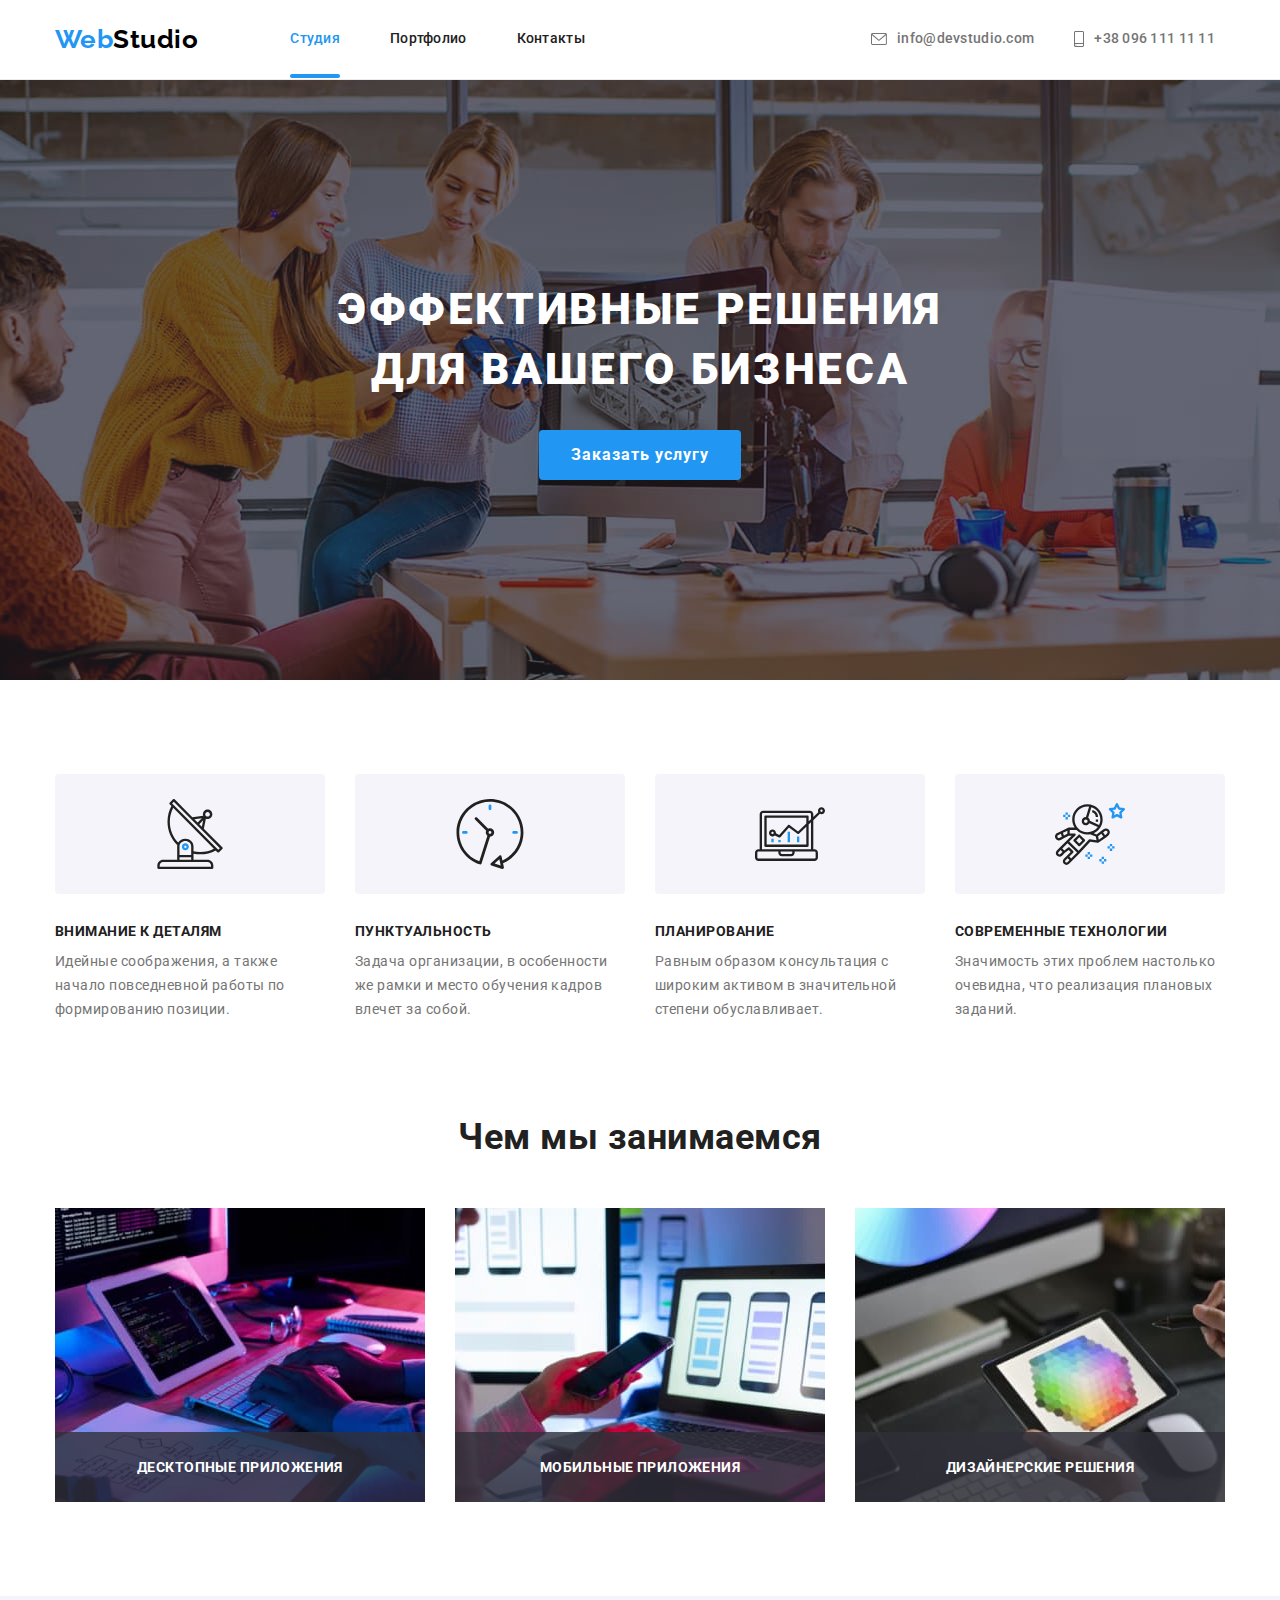
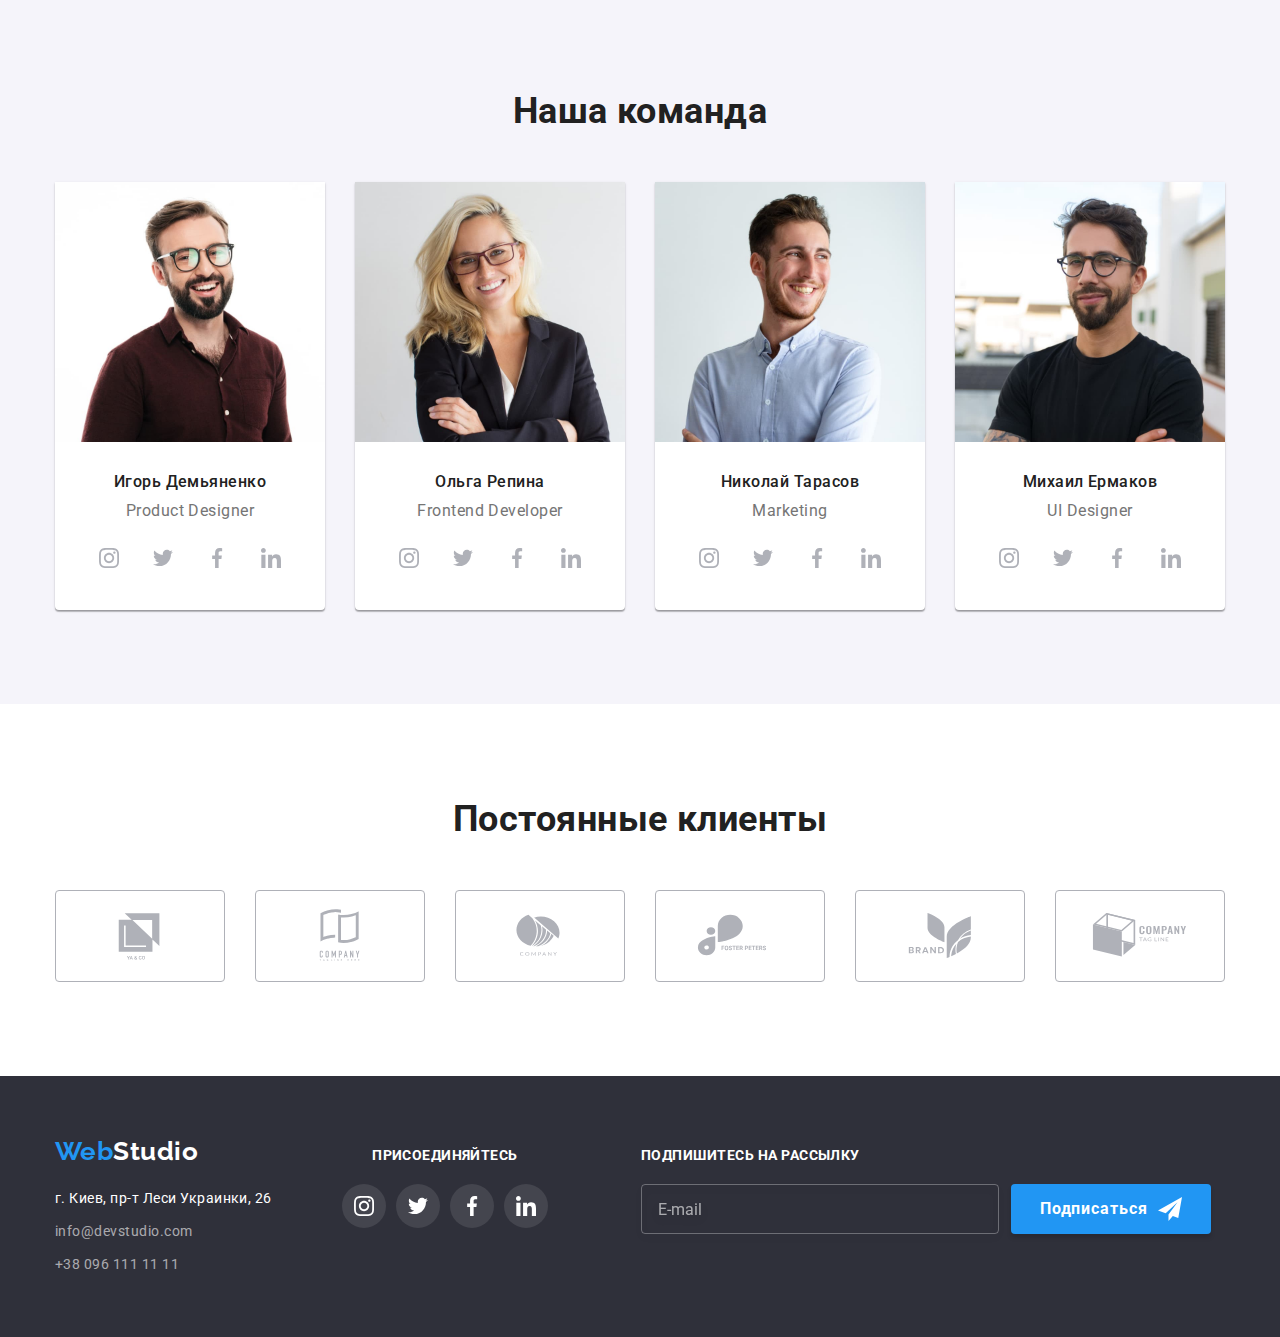
<file: index.html>
<!DOCTYPE html>
<html lang="ru">
  <head>
    <meta charset="UTF-8" />
    <meta http-equiv="X-UA-Compatible" content="IE=edge" />
    <meta name="viewport" content="width=device-width, initial-scale=1.0" />
    <title lang="en">WebStudio</title>
    <link
      rel="stylesheet"
      href="https://cdnjs.cloudflare.com/ajax/libs/modern-normalize/1.1.0/modern-normalize.css"
      integrity="sha512-Y0MM+V6ymRKN2zStTqzQ227DWhhp4Mzdo6gnlRnuaNCbc+YN/ZH0sBCLTM4M0oSy9c9VKiCvd4Jk44aCLrNS5Q=="
      crossorigin="anonymous"
      referrerpolicy="no-referrer"
    />
    <link rel="preconnect" href="https://fonts.gstatic.com" />
    <link
      href="https://fonts.googleapis.com/css2?family=Raleway:wght@700&family=Roboto:wght@400;500;700;900&display=swap"
      rel="stylesheet"
    />

    <link rel="stylesheet" href="./css/main.min.css" />
  </head>
  <body data-body>
    <header class="page-header">
      <div class="container page-header__container">
        <nav class="nav">
          <a class="logo page-header__logo" lang="en" href="./index.html"
            ><span class="logo__fisrt-word">Web</span>Studio</a
          >
          <ul class="menu ul-clear-list-style">
            <li class="menu__item">
              <a class="menu__link menu__link--current" href="./index.html">Студия</a>
            </li>
            <li class="menu__item"><a class="menu__link" href="./portfolio.html">Портфолио</a></li>
            <li class="menu__item"><a class="menu__link" href="./contacts.html">Контакты</a></li>
          </ul>
        </nav>
        <ul class="address page-header__address ul-clear-list-style">
          <li class="address__item">
            <a class="address__link" href="mailto:info@devstudio.com">
              <svg class="address__icon" style="width: 16px; height: 12px">
                <use href="./images/svg/icons.svg#envelope"></use>
              </svg>

              info@devstudio.com</a
            >
          </li>
          <li class="address__item">
            <a class="address__link" href="tel:+380961111111">
              <svg class="address__icon" style="width: 10px; height: 16px">
                <use href="./images/svg/icons.svg#smartphone"></use>
              </svg>

              +38 096 111 11 11</a
            >
          </li>
        </ul>
      </div>
    </header>
    <main>
      <section class="hero hero--overlay">
        <div class="container">
          <h1 class="hero__title">
            Эффективные решения <br />
            для вашего бизнеса
          </h1>
          <button class="button hero__button" type="button" data-modal-open>Заказать услугу</button>
        </div>
      </section>
      <section class="section-priorities">
        <div class="container">
          <h2 class="title visually-hidden">Наши приоритеты</h2>
          <ul class="priorities ul-clear-list-style">
            <li class="priorities__item">
              <div class="priorities__icon">
                <svg style="width: 70px; height: 70px">
                  <use href="./images/svg/icons.svg#antenna"></use>
                </svg>
              </div>
              <h3 class="priorities__title">Внимание к деталям</h3>
              <p class="priorities__text">
                Идейные соображения, а также начало повседневной работы по формированию позиции.
              </p>
            </li>
            <li class="priorities__item">
              <div class="priorities__icon">
                <svg style="width: 70px; height: 70px">
                  <use href="./images/svg/icons.svg#clock"></use>
                </svg>
              </div>
              <h3 class="priorities__title">Пунктуальность</h3>
              <p class="priorities__text">
                Задача организации, в особенности же рамки и место обучения кадров влечет за собой.
              </p>
            </li>
            <li class="priorities__item">
              <div class="priorities__icon">
                <svg style="width: 70px; height: 70px">
                  <use href="./images/svg/icons.svg#diagram"></use>
                </svg>
              </div>
              <h3 class="priorities__title">Планирование</h3>
              <p class="priorities__text">
                Равным образом консультация с широким активом в значительной степени обуславливает.
              </p>
            </li>
            <li class="priorities__item">
              <div class="priorities__icon">
                <svg style="width: 70px; height: 70px">
                  <use href="./images/svg/icons.svg#astronaut"></use>
                </svg>
              </div>
              <h3 class="priorities__title">Современные технологии</h3>
              <p class="priorities__text">
                Значимость этих проблем настолько очевидна, что реализация плановых заданий.
              </p>
            </li>
          </ul>
        </div>
      </section>
      <section class="section-occupation">
        <div class="container">
          <h2 class="title">Чем мы занимаемся</h2>
          <ul class="card occupation ul-clear-list-style">
            <li class="item card-item">
              <div class="img-thumb">
                <img
                  class="image"
                  src="./images/1.jpg"
                  alt="проэктирование и разработка"
                  width="370"
                  height="294"
                />
                <div class="occupation-card-title"><h3>Десктопные приложения</h3></div>
              </div>
            </li>
            <li class="item card-item">
              <div class="img-thumb">
                <img
                  class="image"
                  src="./images/2.jpg"
                  alt="отзывчевый дизайн"
                  width="370"
                  height="294"
                />
                <div class="occupation-card-title"><h3>Мобильные приложения</h3></div>
              </div>
            </li>
            <li class="item card-item">
              <div class="img-thumb">
                <img
                  class="image"
                  src="./images/3.jpg"
                  alt="графическое оформление"
                  width="370"
                  height="294"
                />
                <div class="occupation-card-title"><h3>Дизайнерские решения</h3></div>
              </div>
            </li>
          </ul>
        </div>
      </section>
      <section class="section-team">
        <div class="container">
          <h2 class="title">Наша команда</h2>
          <ul class="card team ul-clear-list-style">
            <li class="card-item team-item">
              <div class="img-thumb">
                <img
                  class="image"
                  src="./images/k1.jpg"
                  alt="фотография мужчины"
                  width="270"
                  height="260"
                />
              </div>
              <div class="card-text">
                <h3 class="title">Игорь Демьяненко</h3>
                <p class="text" lang="en">Product Designer</p>
              </div>
              <ul class="social-link ul-clear-list-style">
                <li class="item">
                  <a
                    class="link instagram"
                    href="http://"
                    target="_blank"
                    rel="noopener noreferrer"
                  >
                    <svg class="svg-social team">
                      <use href="./images/svg/icons.svg#instagram"></use>
                    </svg>
                  </a>
                </li>
                <li class="item">
                  <a class="link twitter" href="http://" target="_blank" rel="noopener noreferrer">
                    <svg class="svg-social team">
                      <use href="./images/svg/icons.svg#twitter"></use>
                    </svg>
                  </a>
                </li>
                <li class="item">
                  <a class="link facebook" href="http://" target="_blank" rel="noopener noreferrer">
                    <svg class="svg-social team">
                      <use href="./images/svg/icons.svg#facebook"></use>
                    </svg>
                  </a>
                </li>
                <li class="item">
                  <a class="link linkedin" href="http://" target="_blank" rel="noopener noreferrer">
                    <svg class="svg-social team">
                      <use href="./images/svg/icons.svg#linkedin"></use>
                    </svg>
                  </a>
                </li>
              </ul>
            </li>
            <li class="card-item team-item">
              <div class="img-thumb">
                <img
                  class="image"
                  src="./images/k2.jpg"
                  alt="фотография женщины"
                  width="270"
                  height="260"
                />
              </div>
              <div class="card-text">
                <h3 class="title">Ольга Репина</h3>
                <p class="text" lang="en">Frontend Developer</p>
              </div>
              <ul class="social-link ul-clear-list-style">
                <li class="item">
                  <a
                    class="link instagram"
                    href="http://"
                    target="_blank"
                    rel="noopener noreferrer"
                  >
                    <svg class="svg-social team">
                      <use href="./images/svg/icons.svg#instagram"></use>
                    </svg>
                  </a>
                </li>
                <li class="item">
                  <a class="link twitter" href="http://" target="_blank" rel="noopener noreferrer">
                    <svg class="svg-social team">
                      <use href="./images/svg/icons.svg#twitter"></use>
                    </svg>
                  </a>
                </li>
                <li class="item">
                  <a class="link facebook" href="http://" target="_blank" rel="noopener noreferrer">
                    <svg class="svg-social team">
                      <use href="./images/svg/icons.svg#facebook"></use>
                    </svg>
                  </a>
                </li>
                <li class="item">
                  <a class="link linkedin" href="http://" target="_blank" rel="noopener noreferrer">
                    <svg class="svg-social team">
                      <use href="./images/svg/icons.svg#linkedin"></use>
                    </svg>
                  </a>
                </li>
              </ul>
            </li>
            <li class="card-item team-item">
              <div class="img-thumb">
                <img
                  class="image"
                  src="./images/k3.jpg"
                  alt="фотография мужчины"
                  width="270"
                  height="260"
                />
              </div>
              <div class="card-text">
                <h3 class="title">Николай Тарасов</h3>
                <p class="text" lang="en">Marketing</p>
              </div>
              <ul class="social-link ul-clear-list-style">
                <li class="item">
                  <a
                    class="link instagram"
                    href="http://"
                    target="_blank"
                    rel="noopener noreferrer"
                  >
                    <svg class="svg-social team">
                      <use href="./images/svg/icons.svg#instagram"></use>
                    </svg>
                  </a>
                </li>
                <li class="item">
                  <a class="link twitter" href="http://" target="_blank" rel="noopener noreferrer">
                    <svg class="svg-social team">
                      <use href="./images/svg/icons.svg#twitter"></use>
                    </svg>
                  </a>
                </li>
                <li class="item">
                  <a class="link facebook" href="http://" target="_blank" rel="noopener noreferrer">
                    <svg class="svg-social team">
                      <use href="./images/svg/icons.svg#facebook"></use>
                    </svg>
                  </a>
                </li>
                <li class="item">
                  <a class="link linkedin" href="http://" target="_blank" rel="noopener noreferrer">
                    <svg class="svg-social team">
                      <use href="./images/svg/icons.svg#linkedin"></use>
                    </svg>
                  </a>
                </li>
              </ul>
            </li>
            <li class="card-item team-item">
              <div class="img-thumb">
                <img
                  class="image"
                  src="./images/k4.jpg"
                  alt="фотография мужчины"
                  width="270"
                  height="260"
                />
              </div>
              <div class="card-text">
                <h3 class="title">Михаил Ермаков</h3>
                <p class="text" lang="en">UI Designer</p>
              </div>
              <ul class="social-link ul-clear-list-style">
                <li class="item">
                  <a
                    class="link instagram"
                    href="http://"
                    target="_blank"
                    rel="noopener noreferrer"
                  >
                    <svg class="svg-social team">
                      <use href="./images/svg/icons.svg#instagram"></use>
                    </svg>
                  </a>
                </li>
                <li class="item">
                  <a class="link twitter" href="http://" target="_blank" rel="noopener noreferrer">
                    <svg class="svg-social team">
                      <use href="./images/svg/icons.svg#twitter"></use>
                    </svg>
                  </a>
                </li>
                <li class="item">
                  <a class="link facebook" href="http://" target="_blank" rel="noopener noreferrer">
                    <svg class="svg-social team">
                      <use href="./images/svg/icons.svg#facebook"></use>
                    </svg>
                  </a>
                </li>
                <li class="item">
                  <a class="link linkedin" href="http://" target="_blank" rel="noopener noreferrer">
                    <svg class="svg-social team">
                      <use href="./images/svg/icons.svg#linkedin"></use>
                    </svg>
                  </a>
                </li>
              </ul>
            </li>
          </ul>
        </div>
      </section>
      <section class="section-clients">
        <div class="container">
          <h2 class="title">Постоянные клиенты</h2>
          <ul class="clients ul-clear-list-style">
            <li class="item">
              <a class="link-clients" href="http://" target="_blank" rel="noopener noreferrer">
                <svg class="icon-clients">
                  <use href="./images/svg/icons.svg#Logo1"></use>
                </svg>
              </a>
            </li>
            <li class="item">
              <a class="link-clients" href="http://" target="_blank" rel="noopener noreferrer">
                <svg class="icon-clients">
                  <use href="./images/svg/icons.svg#Logo2"></use>
                </svg>
              </a>
            </li>
            <li class="item">
              <a class="link-clients" href="http://" target="_blank" rel="noopener noreferrer">
                <svg class="icon-clients">
                  <use href="./images/svg/icons.svg#Logo3"></use>
                </svg>
              </a>
            </li>
            <li class="item">
              <a class="link-clients" href="http://" target="_blank" rel="noopener noreferrer">
                <svg class="icon-clients">
                  <use href="./images/svg/icons.svg#Logo4"></use>
                </svg>
              </a>
            </li>

            <li class="item">
              <a class="link-clients" href="http://" target="_blank" rel="noopener noreferrer">
                <svg class="icon-clients">
                  <use href="./images/svg/icons.svg#Logo5"></use>
                </svg>
              </a>
            </li>

            <li class="item">
              <a class="link-clients" href="http://" target="_blank" rel="noopener noreferrer">
                <svg class="icon-clients">
                  <use href="./images/svg/icons.svg#Logo6"></use>
                </svg>
              </a>
            </li>
          </ul>
        </div>
      </section>
    </main>
    <footer class="page-footer">
      <div class="container container-footer">
        <div class="section-footer-1">
          <a class="logo page-footer__logo" lang="en" href="./index.html"
            ><span class="logo__fisrt-word">Web</span>Studio</a
          >
          <address>
            <ul class="page-footer-address ul-clear-list-style">
              <li>г. Киев, пр-т Леси Украинки, 26</li>
              <li><a href="mailto:info@devstudio.com">info@devstudio.com</a></li>
              <li><a href="tel:+380961111111">+38 096 111 11 11</a></li>
            </ul>
          </address>
        </div>
        <div class="section-footer-2">
          <h2 class="title">присоединяйтесь</h2>
          <ul class="social-link ul-clear-list-style">
            <li class="item">
              <a
                class="social-link-footer instagram"
                href="http://"
                target="_blank"
                rel="noopener noreferrer"
              >
                <svg class="svg-social">
                  <use href="./images/svg/icons.svg#instagram"></use>
                </svg>
              </a>
            </li>
            <li class="item">
              <a
                class="social-link-footer twitter"
                href="http://"
                target="_blank"
                rel="noopener noreferrer"
              >
                <svg class="svg-social">
                  <use href="./images/svg/icons.svg#twitter"></use>
                </svg>
              </a>
            </li>
            <li class="item">
              <a
                class="social-link-footer facebook"
                href="http://"
                target="_blank"
                rel="noopener noreferrer"
              >
                <svg class="svg-social">
                  <use href="./images/svg/icons.svg#facebook"></use>
                </svg>
              </a>
            </li>
            <li class="item">
              <a
                class="social-link-footer linkedin"
                href="http://"
                target="_blank"
                rel="noopener noreferrer"
              >
                <svg class="svg-social">
                  <use href="./images/svg/icons.svg#linkedin"></use>
                </svg>
              </a>
            </li>
          </ul>
        </div>
        <div class="section-footer-3">
          <form action="#" method="post" name="subscription_form" class="form-subscription">
            <label class="label-email" for="email">Подпишитесь на рассылку</label>
            <div class="email-action">
              <input type="email" placeholder="E-mail" name="email" id="email" required />
              <button class="button form-subscription__button" type="submit">
                Подписаться
                <svg class="button__icon button__icon--animation">
                  <use href="./images/svg/icons.svg#icon-send"></use>
                </svg>
              </button>
            </div>
          </form>
        </div>
      </div>
    </footer>

    <div class="bg-modal is-hidden" data-modal>
      <div class="modal-window">
        <button type="button" class="button-clouse" data-modal-close>
          <svg class="img-svg-close">
            <use href="./images/svg/icons.svg#close-black"></use>
          </svg>
        </button>

        <form action="#" method="post" name="order-form" class="form-order">
          <p class="form-order-title">Оставьте свои данные, мы вам перезвоним</p>

          <label class="form-order-field">
            <input type="text" name="name" class="form-order-input" required />
            <svg class="form-order-icon">
              <use href="./images/svg/icons.svg#icon-person"></use>
            </svg>
            <span class="form-order-label">Имя</span>
          </label>

          <label class="form-order-field">
            <input type="tel" name="phone" class="form-order-input" required />
            <svg class="form-order-icon">
              <use href="./images/svg/icons.svg#icon-phone"></use>
            </svg>
            <span class="form-order-label">Телефон</span>
          </label>

          <label class="form-order-field">
            <input type="email" name="email" class="form-order-input" required />
            <svg class="form-order-icon">
              <use href="./images/svg/icons.svg#icon-email"></use>
            </svg>
            <span class="form-order-label">Почта</span>
          </label>

          <label class="form-order-field coment">
            <textarea
              name="coment"
              cols="30"
              rows="10"
              class="form-order-coment"
              placeholder="Введите текст"
            ></textarea>
            <span class="form-order-label">Комментарий</span>
          </label>

          <input
            type="checkbox"
            name="agreement"
            id="agreement"
            class="form-order-agreement"
            required
          />
          <label class="form-order-field" for="agreement">
            <svg class="form-order-icon-agreement">
              <use href="./images/svg/icons.svg#icon-check"></use>
            </svg>

            <span class="form-order-label-agreement">
              Соглашаюсь с рассылкой и принимаю <a href=""> Условия договора </a>
            </span>
          </label>

          <button class="form-order-button" type="submit">Отправить</button>
        </form>
      </div>
    </div>

    <script src="./js/modal.js"></script>
  </body>
</html>
</file>
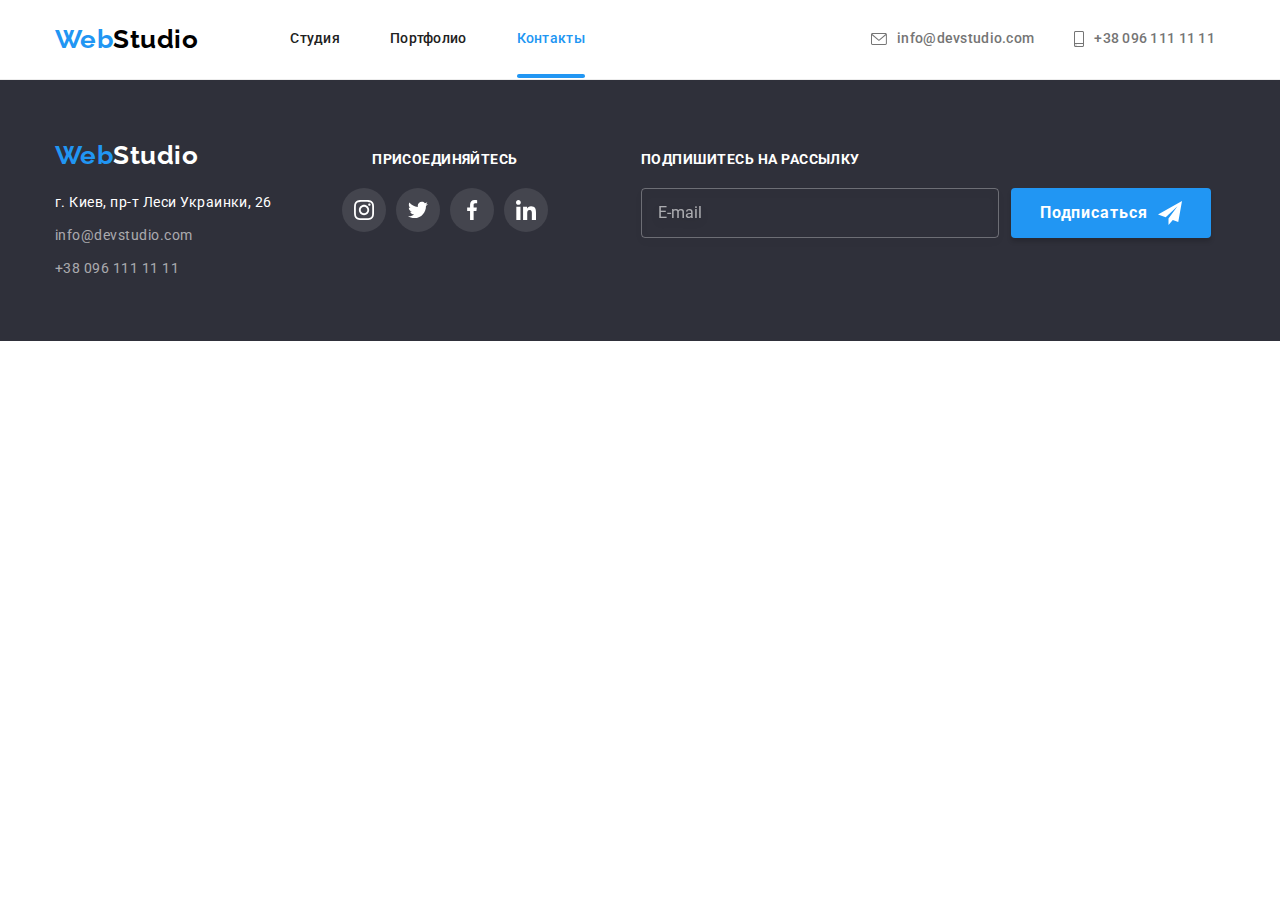
<file: contacts.html>
<!DOCTYPE html>
<html lang="ru">
  <head>
    <meta charset="UTF-8" />
    <meta http-equiv="X-UA-Compatible" content="IE=edge" />
    <meta name="viewport" content="width=device-width, initial-scale=1.0" />
    <title lang="en">WebStudio</title>
    <link
      rel="stylesheet"
      href="https://cdnjs.cloudflare.com/ajax/libs/modern-normalize/1.1.0/modern-normalize.css"
      integrity="sha512-Y0MM+V6ymRKN2zStTqzQ227DWhhp4Mzdo6gnlRnuaNCbc+YN/ZH0sBCLTM4M0oSy9c9VKiCvd4Jk44aCLrNS5Q=="
      crossorigin="anonymous"
      referrerpolicy="no-referrer"
    />
    <link rel="preconnect" href="https://fonts.gstatic.com" />
    <link
      href="https://fonts.googleapis.com/css2?family=Raleway:wght@700&family=Roboto:wght@400;500;700;900&display=swap"
      rel="stylesheet"
    />

    <link rel="stylesheet" href="./css/main.min.css" />
  </head>
  <body data-body>
    <header class="page-header">
      <div class="container page-header__container">
        <nav class="nav">
          <a class="logo page-header__logo" lang="en" href="./index.html"
            ><span class="logo__fisrt-word">Web</span>Studio</a
          >
          <ul class="menu ul-clear-list-style">
            <li class="menu__item">
              <a class="menu__link" href="./index.html">Студия</a>
            </li>
            <li class="menu__item"><a class="menu__link" href="./portfolio.html">Портфолио</a></li>
            <li class="menu__item">
              <a class="menu__link menu__link--current" href="./contacts.html">Контакты</a>
            </li>
          </ul>
        </nav>
        <ul class="address page-header__address ul-clear-list-style">
          <li class="address__item">
            <a class="address__link" href="mailto:info@devstudio.com">
              <svg class="address__icon" style="width: 16px; height: 12px">
                <use href="./images/svg/icons.svg#envelope"></use>
              </svg>

              info@devstudio.com</a
            >
          </li>
          <li class="address__item">
            <a class="address__link" href="tel:+380961111111">
              <svg class="address__icon" style="width: 10px; height: 16px">
                <use href="./images/svg/icons.svg#smartphone"></use>
              </svg>

              +38 096 111 11 11</a
            >
          </li>
        </ul>
      </div>
    </header>
    <main></main>
    <footer class="page-footer">
      <div class="container container-footer">
        <div class="section-footer-1">
          <a class="logo page-footer__logo" lang="en" href="./index.html"
            ><span class="logo__fisrt-word">Web</span>Studio</a
          >
          <address>
            <ul class="page-footer-address ul-clear-list-style">
              <li>г. Киев, пр-т Леси Украинки, 26</li>
              <li><a href="mailto:info@devstudio.com">info@devstudio.com</a></li>
              <li><a href="tel:+380961111111">+38 096 111 11 11</a></li>
            </ul>
          </address>
        </div>
        <div class="section-footer-2">
          <h2 class="title">присоединяйтесь</h2>
          <ul class="social-link ul-clear-list-style">
            <li class="item">
              <a
                class="social-link-footer instagram"
                href="http://"
                target="_blank"
                rel="noopener noreferrer"
              >
                <svg class="svg-social">
                  <use href="./images/svg/icons.svg#instagram"></use>
                </svg>
              </a>
            </li>
            <li class="item">
              <a
                class="social-link-footer twitter"
                href="http://"
                target="_blank"
                rel="noopener noreferrer"
              >
                <svg class="svg-social">
                  <use href="./images/svg/icons.svg#twitter"></use>
                </svg>
              </a>
            </li>
            <li class="item">
              <a
                class="social-link-footer facebook"
                href="http://"
                target="_blank"
                rel="noopener noreferrer"
              >
                <svg class="svg-social">
                  <use href="./images/svg/icons.svg#facebook"></use>
                </svg>
              </a>
            </li>
            <li class="item">
              <a
                class="social-link-footer linkedin"
                href="http://"
                target="_blank"
                rel="noopener noreferrer"
              >
                <svg class="svg-social">
                  <use href="./images/svg/icons.svg#linkedin"></use>
                </svg>
              </a>
            </li>
          </ul>
        </div>
        <div class="section-footer-3">
          <form action="#" method="post" name="subscription_form" class="form-subscription">
            <label class="label-email" for="email">Подпишитесь на рассылку</label>
            <div class="email-action">
              <input type="email" placeholder="E-mail" name="email" id="email" required />
              <button class="button form-subscription__button" type="submit">
                Подписаться
                <svg class="button__icon button__icon--animation">
                  <use href="./images/svg/icons.svg#icon-send"></use>
                </svg>
              </button>
            </div>
          </form>
        </div>
      </div>
    </footer>
  </body>
</html>
</file>
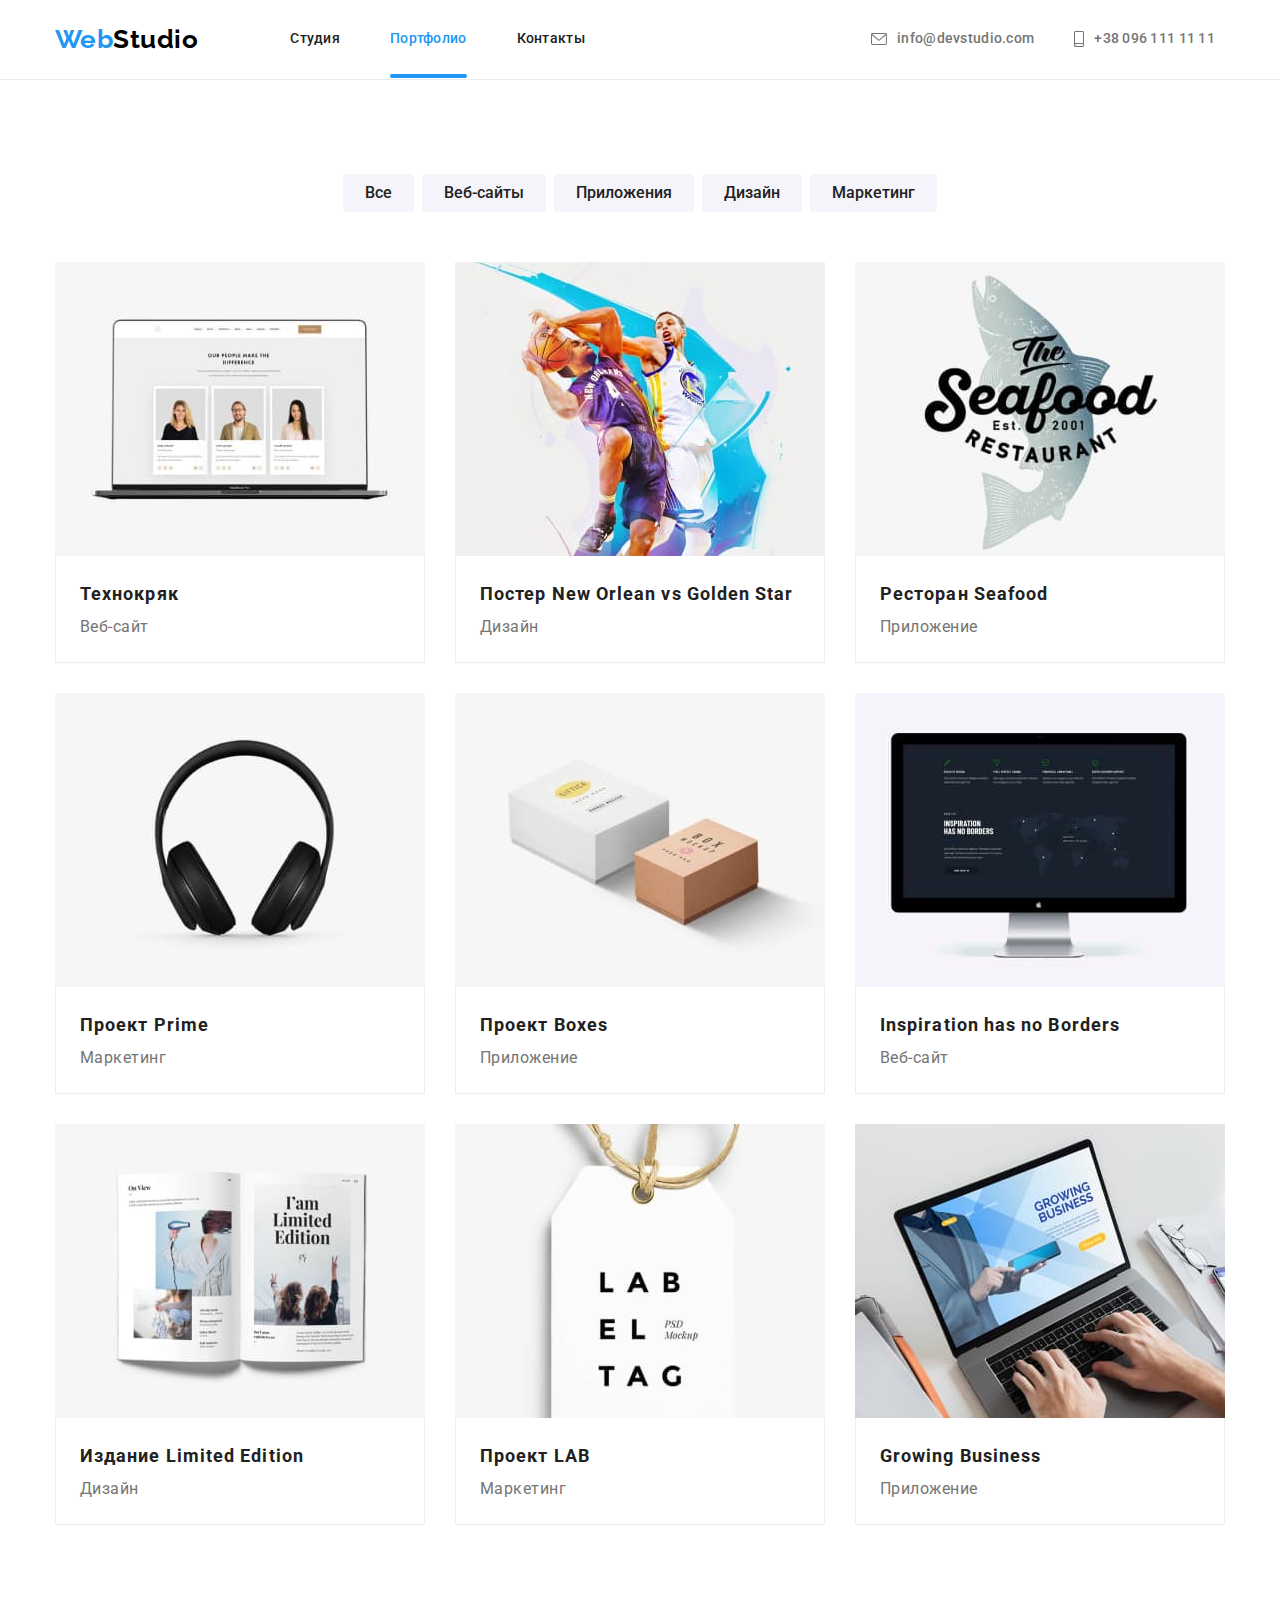
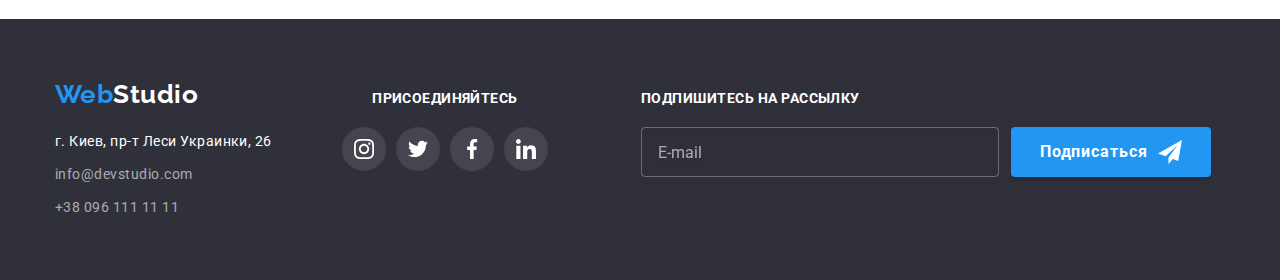
<file: portfolio.html>
<!DOCTYPE html>
<html lang="ru">
  <head>
    <meta charset="UTF-8" />
    <meta http-equiv="X-UA-Compatible" content="IE=edge" />
    <meta name="viewport" content="width=device-width, initial-scale=1.0" />
    <title lang="en">WebStudio</title>
    <link
      rel="stylesheet"
      href="https://cdnjs.cloudflare.com/ajax/libs/modern-normalize/1.1.0/modern-normalize.css"
      integrity="sha512-Y0MM+V6ymRKN2zStTqzQ227DWhhp4Mzdo6gnlRnuaNCbc+YN/ZH0sBCLTM4M0oSy9c9VKiCvd4Jk44aCLrNS5Q=="
      crossorigin="anonymous"
      referrerpolicy="no-referrer"
    />
    <link rel="preconnect" href="https://fonts.gstatic.com" />
    <link
      href="https://fonts.googleapis.com/css2?family=Raleway:wght@700&family=Roboto:wght@400;500;700;900&display=swap"
      rel="stylesheet"
    />

    <link rel="stylesheet" href="./css/main.min.css" />
  </head>
  <body data-body>
    <header class="page-header">
      <div class="container page-header__container">
        <nav class="nav">
          <a class="logo page-header__logo" lang="en" href="./index.html"
            ><span class="logo__fisrt-word">Web</span>Studio</a
          >
          <ul class="menu ul-clear-list-style">
            <li class="menu__item">
              <a class="menu__link" href="./index.html">Студия</a>
            </li>
            <li class="menu__item">
              <a class="menu__link menu__link--current" href="./portfolio.html">Портфолио</a>
            </li>
            <li class="menu__item"><a class="menu__link" href="./contacts.html">Контакты</a></li>
          </ul>
        </nav>
        <ul class="address page-header__address ul-clear-list-style">
          <li class="address__item">
            <a class="address__link" href="mailto:info@devstudio.com">
              <svg class="address__icon" style="width: 16px; height: 12px">
                <use href="./images/svg/icons.svg#envelope"></use>
              </svg>

              info@devstudio.com</a
            >
          </li>
          <li class="address__item">
            <a class="address__link" href="tel:+380961111111">
              <svg class="address__icon" style="width: 10px; height: 16px">
                <use href="./images/svg/icons.svg#smartphone"></use>
              </svg>

              +38 096 111 11 11</a
            >
          </li>
        </ul>
      </div>
    </header>
    <main>
      <section class="section-portfolio">
        <div class="container">
          <h1 class="section-title visually-hidden">Портфолио</h1>
          <ul class="section-portfolio-filters ul-clear-list-style">
            <li>
              <button type="button">Все</button>
            </li>
            <li>
              <button type="button">Веб-сайты</button>
            </li>
            <li>
              <button type="button">Приложения</button>
            </li>
            <li>
              <button type="button">Дизайн</button>
            </li>
            <li>
              <button type="button">Маркетинг</button>
            </li>
          </ul>
          <!--  https://picsum.photos/200/300 -->
          <ul class="card section-portfolio-works ul-clear-list-style">
            <li class="card-item">
              <a href="" class="works-link">
                <div class="img-thub">
                  <img
                    class="image"
                    src="./images/potfolio_1.jpg"
                    alt=""
                    width="370"
                    height="294"
                  />

                  <div class="image-works-text">
                    Технокряк это современная площадка распространения коронавируса. Компании
                    используют эту платформу для цифрового шпионажа и атак на защищённые сервера
                    конкурентов.
                  </div>
                </div>
                <div class="card-text">
                  <h2 class="title">Технокряк</h2>

                  <p class="text">Веб-сайт</p>
                </div>
              </a>
            </li>
            <li class="card-item">
              <a href="" class="works-link">
                <div class="img-thub">
                  <img
                    class="image"
                    src="./images/potfolio_2.jpg"
                    alt=""
                    width="370"
                    height="294"
                  />

                  <div class="image-works-text">
                    Технокряк это современная площадка распространения коронавируса. Компании
                    используют эту платформу для цифрового шпионажа и атак на защищённые сервера
                    конкурентов.
                  </div>
                </div>
                <div class="card-text">
                  <h2 class="title">Постер New Orlean vs Golden Star</h2>

                  <p class="text">Дизайн</p>
                </div>
              </a>
            </li>
            <li class="card-item">
              <a href="" class="works-link">
                <div class="img-thub">
                  <img
                    class="image"
                    src="./images/potfolio_3.jpg"
                    alt=""
                    width="370"
                    height="294"
                  />
                  <div class="image-works-text">
                    Технокряк это современная площадка распространения коронавируса. Компании
                    используют эту платформу для цифрового шпионажа и атак на защищённые сервера
                    конкурентов.
                  </div>
                </div>
                <div class="card-text">
                  <h2 class="title">Ресторан Seafood</h2>

                  <p class="text">Приложение</p>
                </div>
              </a>
            </li>
            <li class="card-item">
              <a href="" class="works-link">
                <div class="img-thub">
                  <img
                    class="image"
                    src="./images/potfolio_4.jpg"
                    alt=""
                    width="370"
                    height="294"
                  />
                  <div class="image-works-text">
                    Технокряк это современная площадка распространения коронавируса. Компании
                    используют эту платформу для цифрового шпионажа и атак на защищённые сервера
                    конкурентов.
                  </div>
                </div>
                <div class="card-text">
                  <h2 class="title">Проект Prime</h2>

                  <p class="text">Маркетинг</p>
                </div></a
              >
            </li>
            <li class="card-item">
              <a href="" class="works-link">
                <div class="img-thub">
                  <img
                    class="image"
                    src="./images/potfolio_5.jpg"
                    alt=""
                    width="370"
                    height="294"
                  />
                  <div class="image-works-text">
                    Технокряк это современная площадка распространения коронавируса. Компании
                    используют эту платформу для цифрового шпионажа и атак на защищённые сервера
                    конкурентов.
                  </div>
                </div>
                <div class="card-text">
                  <h2 class="title">Проект Boxes</h2>

                  <p class="text">Приложение</p>
                </div></a
              >
            </li>
            <li class="card-item">
              <a href="" class="works-link">
                <div class="img-thub">
                  <img
                    class="image"
                    src="./images/potfolio_6.jpg"
                    alt=""
                    width="370"
                    height="294"
                  />
                  <div class="image-works-text">
                    Технокряк это современная площадка распространения коронавируса. Компании
                    используют эту платформу для цифрового шпионажа и атак на защищённые сервера
                    конкурентов.
                  </div>
                </div>
                <div class="card-text">
                  <h2 class="title">Inspiration has no Borders</h2>

                  <p class="text">Веб-сайт</p>
                </div></a
              >
            </li>
            <li class="card-item">
              <a href="" class="works-link">
                <div class="img-thub">
                  <img
                    class="image"
                    src="./images/potfolio_7.jpg"
                    alt=""
                    width="370"
                    height="294"
                  />
                  <div class="image-works-text">
                    Технокряк это современная площадка распространения коронавируса. Компании
                    используют эту платформу для цифрового шпионажа и атак на защищённые сервера
                    конкурентов.
                  </div>
                </div>
                <div class="card-text">
                  <h2 class="title">Издание Limited Edition</h2>

                  <p class="text">Дизайн</p>
                </div></a
              >
            </li>
            <li class="card-item">
              <a href="" class="works-link">
                <div class="img-thub">
                  <img
                    class="image"
                    src="./images/potfolio_8.jpg"
                    alt=""
                    width="370"
                    height="294"
                  />
                  <div class="image-works-text">
                    Технокряк это современная площадка распространения коронавируса. Компании
                    используют эту платформу для цифрового шпионажа и атак на защищённые сервера
                    конкурентов.
                  </div>
                </div>
                <div class="card-text">
                  <h2 class="title">Проект LAB</h2>

                  <p class="text">Маркетинг</p>
                </div></a
              >
            </li>
            <li class="card-item">
              <a href="" class="works-link">
                <div class="img-thub">
                  <img
                    class="image"
                    src="./images/potfolio_9.jpg"
                    alt=""
                    width="370"
                    height="294"
                  />
                  <div class="image-works-text">
                    Технокряк это современная площадка распространения коронавируса. Компании
                    используют эту платформу для цифрового шпионажа и атак на защищённые сервера
                    конкурентов.
                  </div>
                </div>
                <div class="card-text">
                  <h2 class="title">Growing Business</h2>

                  <p class="text">Приложение</p>
                </div></a
              >
            </li>
          </ul>
        </div>
      </section>
    </main>
    <footer class="page-footer">
      <div class="container container-footer">
        <div class="section-footer-1">
          <a class="logo page-footer__logo" lang="en" href="./index.html"
            ><span class="logo__fisrt-word">Web</span>Studio</a
          >
          <address>
            <ul class="page-footer-address ul-clear-list-style">
              <li>г. Киев, пр-т Леси Украинки, 26</li>
              <li><a href="mailto:info@devstudio.com">info@devstudio.com</a></li>
              <li><a href="tel:+380961111111">+38 096 111 11 11</a></li>
            </ul>
          </address>
        </div>
        <div class="section-footer-2">
          <h2 class="title">присоединяйтесь</h2>
          <ul class="social-link ul-clear-list-style">
            <li class="item">
              <a
                class="social-link-footer instagram"
                href="http://"
                target="_blank"
                rel="noopener noreferrer"
              >
                <svg class="svg-social">
                  <use href="./images/svg/icons.svg#instagram"></use>
                </svg>
              </a>
            </li>
            <li class="item">
              <a
                class="social-link-footer twitter"
                href="http://"
                target="_blank"
                rel="noopener noreferrer"
              >
                <svg class="svg-social">
                  <use href="./images/svg/icons.svg#twitter"></use>
                </svg>
              </a>
            </li>
            <li class="item">
              <a
                class="social-link-footer facebook"
                href="http://"
                target="_blank"
                rel="noopener noreferrer"
              >
                <svg class="svg-social">
                  <use href="./images/svg/icons.svg#facebook"></use>
                </svg>
              </a>
            </li>
            <li class="item">
              <a
                class="social-link-footer linkedin"
                href="http://"
                target="_blank"
                rel="noopener noreferrer"
              >
                <svg class="svg-social">
                  <use href="./images/svg/icons.svg#linkedin"></use>
                </svg>
              </a>
            </li>
          </ul>
        </div>
        <div class="section-footer-3">
          <form action="#" method="post" name="subscription_form" class="form-subscription">
            <label class="label-email" for="email">Подпишитесь на рассылку</label>
            <div class="email-action">
              <input type="email" placeholder="E-mail" name="email" id="email" required />
              <button class="button form-subscription__button" type="submit">
                Подписаться
                <svg class="button__icon button__icon--animation">
                  <use href="./images/svg/icons.svg#icon-send"></use>
                </svg>
              </button>
            </div>
          </form>
        </div>
      </div>
    </footer>
  </body>
</html>
</file>
<file: css/main.min.css>
:root{--primary-text-color: #212121;--accent-color: #2196f3;--secondary-text-color: #757575;--logo-color-header: #000;--primary-color-footer: #fff;--address-color-footer: rgba(255, 255, 255, 0.6);--text-color-hero: #fff;--text-color-work: #fff;--bg-color-header: #fff;--bg-color-card: #fff;--bg-color-footer: #2f303a;--bg-color-hero: #2f303a;--bg-color-primary: #fff;--bg-color-secondary: #f5f4fa;--bg-color-button-hover: #188ce8;--bg-color-social-icon: #afb1b8;--card-border-var: 1px solid #eeeeee;--card-item-gap: 30px;--box-shadow-var: 0px 1px 3px rgba(0, 0, 0, 0.12), 0px 1px 1px rgba(0, 0, 0, 0.14),
    0px 2px 1px rgba(0, 0, 0, 0.2);--var-animation-cubic: cubic-bezier(0.4, 0, 0.2, 1);--var-animation-duration: 250ms}body{font-family:"Roboto", sans-serif;letter-spacing:0.03em;color:var(--primary-text-color);background-color:var(--bg-color-primary)}img{display:block;max-width:100%;height:auto}.visually-hidden{position:absolute !important;clip:rect(1px 1px 1px 1px);clip:rect(1px, 1px, 1px, 1px);padding:0 !important;border:0 !important;height:1px !important;width:1px !important;overflow:hidden}.ul-clear-list-style{list-style:none;margin-top:0px;margin-bottom:0px;padding-left:0px}.page-header a,.page-footer a{text-decoration:none}.container{width:1200px;margin:0px auto;padding-left:15px;padding-right:15px}.card{display:flex;flex-wrap:wrap;margin-left:calc(var(--card-item-gap) * -1);margin-top:calc(var(--card-item-gap) * -1)}.card-item{margin-left:var(--card-item-gap);margin-top:var(--card-item-gap);background-color:var(--bg-color-card)}.title{font-size:36px;line-height:1.17;text-align:center;margin-top:0px;margin-bottom:50px}.page-header{background-color:var(--bg-color-header);border-bottom:1px solid #ececec;padding-top:24px;padding-bottom:24px}.page-header__container{display:flex;justify-content:space-between;align-items:center}.page-header__address{font-style:normal;font-size:14px;line-height:1.71}.address{display:flex;justify-content:space-between;align-items:center;font-weight:500;font-size:14px;line-height:1.14;letter-spacing:0.02em}.address__link{display:flex;align-items:center}.address__item :nth-child(1){margin-right:10px}.address__item:nth-child(1){margin-right:30px}.address__link:visited,.address__link{color:var(--secondary-text-color);transition:color var(--var-animation-duration) var(--var-animation-cubic)}.address__link:hover,.address__link:focus{color:var(--accent-color)}.address__icon{fill:var(--secondary-text-color);transition:fill var(--var-animation-duration) var(--var-animation-cubic)}.address__link:hover .address__icon,.address__link:focus .address__icon{color:var(--accent-color);fill:var(--accent-color)}.nav{display:flex}.menu{display:flex;justify-content:space-between;align-items:center;font-weight:500;font-size:14px;line-height:1.14;letter-spacing:0.02em}.menu :not(:last-child){margin-right:50px}.menu__link{color:var(--primary-text-color);transition:color var(--var-animation-duration) var(--var-animation-cubic)}.menu__link:hover,.menu__link:focus{color:var(--accent-color)}.menu__link--current::after{content:"";display:block;position:absolute;border-bottom:2px solid var(--accent-color);height:4px;border-radius:2px;background-color:var(--accent-color);left:0;width:100%;bottom:-32px}.menu__link--current{color:var(--accent-color);position:relative}.logo{display:inline-block;font-family:"Raleway", sans-serif;font-weight:700;font-size:26px;line-height:1.19;transition:color var(--var-animation-duration) var(--var-animation-cubic)}.logo__fisrt-word{color:var(--accent-color);transition:color var(--var-animation-duration) var(--var-animation-cubic)}.logo:hover{color:var(--accent-color)}.page-header__logo{color:var(--logo-color-header);margin-right:92px}.page-header__logo:hover .logo__fisrt-word{color:var(--logo-color-header)}.page-footer__logo{color:var(--primary-color-footer);margin-bottom:20px}.page-footer__logo:hover .logo__fisrt-word{color:var(--primary-color-footer)}.hero{text-align:center;background-color:var(--bg-color-hero);padding-top:200px;padding-bottom:200px}.hero--overlay{height:600px;max-width:1600px;margin-left:auto;margin-right:auto;background-image:linear-gradient(rgba(47,48,58,0.4), rgba(47,48,58,0.4)),url("../images/Img.jpg");background-repeat:no-repeat;background-position:center;background-size:cover}.hero__title{font-weight:900;font-size:44px;line-height:1.36;text-align:center;letter-spacing:0.06em;text-transform:uppercase;margin-top:0px;margin-bottom:30px;color:var(--text-color-hero)}.button{font-family:inherit;font-weight:700;font-size:16px;line-height:1.88;letter-spacing:0.06em;cursor:pointer;color:var(--text-color-hero);background-color:var(--accent-color);border:0px;border-radius:4px;transition:background-color var(--var-animation-duration) var(--var-animation-cubic)}.button:hover,.button:focus{background-color:var(--bg-color-button-hover)}.button:hover .button__icon--animation,.button:focus .button__icon--animation{transform:translate(200px, -50px) rotateX(-70deg);opacity:0}.button__icon{position:relative;margin-left:10px;width:24px;height:24px;fill:var(--primary-color-footer);opacity:1;transition:transform 700ms var(--var-animation-cubic),opacity 700ms var(--var-animation-cubic)}.hero__button{align-items:center;text-align:center;padding:10px 32px}.form-subscription__button{display:inline-flex;justify-content:center;align-items:center;min-width:200px;min-height:50px;box-shadow:0px 4px 4px rgba(0,0,0,0.15)}.section-priorities{padding-top:94px}.priorities{display:flex;justify-content:space-between}.priorities__icon{display:flex;justify-content:center;align-items:center;height:120px;margin-bottom:30px;background-repeat:no-repeat;background-position:center;background-color:var(--bg-color-secondary);border-radius:4px}.priorities :nth-child(n){width:270px}.priorities__title{font-size:14px;line-height:1.14;text-transform:uppercase;margin-top:0px;margin-bottom:10px}.priorities__text{font-size:14px;line-height:1.71;color:var(--secondary-text-color);margin-top:0px;margin-bottom:0px}.section-occupation{padding-top:94px;padding-bottom:94px}.occupation .item{flex-basis:calc(100% / 3 - var(--card-item-gap))}.occupation .img-thumb{position:relative}.occupation-card-title{position:absolute;display:flex;justify-content:center;align-items:center;bottom:0;left:0;padding-top:27px;padding-bottom:27px;width:100%;background-color:rgba(47,48,58,0.8)}.occupation-card-title h3{padding:0;margin:0;font-family:Roboto;font-style:normal;font-weight:bold;font-size:14px;line-height:16px;text-align:center;letter-spacing:0.03em;text-transform:uppercase;color:var(--text-color-hero)}.section-team{background-color:var(--bg-color-secondary);padding-top:94px;padding-bottom:94px}.team{display:flex;flex-wrap:wrap}.team-item{flex-basis:calc(100% / 4 - var(--card-item-gap));box-shadow:var(--box-shadow-var);border-bottom-left-radius:4px;border-bottom-right-radius:4px;padding-bottom:30px}.team-item .card-text{padding-top:30px;padding-bottom:0px}.team .title{font-weight:500;font-size:16px;line-height:1.19;text-align:center;margin-top:0px;margin-bottom:10px}.team .text{font-size:16px;line-height:19px;text-align:1.19;text-align:center;color:var(--secondary-text-color);margin-top:0px;margin-bottom:16px}.card-item .social-link{display:flex;justify-content:space-between;padding-left:32px;padding-right:32px}.card-item .link{display:flex;justify-content:center;align-items:center;width:44px;height:44px;border-radius:50%;fill:var(--bg-color-social-icon);transition:fill var(--var-animation-duration) var(--var-animation-cubic),background-color var(--var-animation-duration) var(--var-animation-cubic)}.card-item .link:hover,.card-item .link:focus{fill:var(--bg-color-primary);background-color:var(--accent-color)}.section-clients{padding-top:94px;padding-bottom:94px}.clients{display:flex;justify-content:space-between}.link-clients{display:flex;justify-content:center;align-items:center;width:170px;height:92px;border:1px solid var(--bg-color-social-icon);box-sizing:border-box;border-radius:4px;transition:fill var(--var-animation-duration) var(--var-animation-cubic),border-color var(--var-animation-duration) var(--var-animation-cubic)}.link-clients{fill:var(--bg-color-social-icon)}.icon-clients{width:106px;height:60px}.link-clients:hover,.link-clients:focus{border-color:var(--accent-color);fill:var(--accent-color)}.section-portfolio{padding-top:94px;padding-bottom:94px}.section-portfolio-works .title{font-size:18px;line-height:2;letter-spacing:0.06em;text-align:left;margin-top:0px;margin-bottom:0px}.section-portfolio-works .card-item{flex-basis:calc(100% / 3 - var(--card-item-gap))}.works-link{display:block;transition:box-shadow var(--var-animation-duration) var(--var-animation-cubic)}.works-link:hover,.works-link:focus{box-shadow:0px 1px 1px rgba(0,0,0,0.12),0px 4px 4px rgba(0,0,0,0.06),1px 4px 6px rgba(0,0,0,0.16)}.works-link,.works-link:visited{color:inherit;text-decoration:none}.works-link .img-thub{position:relative;perspective:3000px}.image-works-text{position:absolute;top:0;left:0;width:100%;height:100%;padding-top:63px;padding-left:24px;padding-right:24px;padding-bottom:24px;font-size:18px;line-height:1.56;color:var(--text-color-work);background-color:rgba(33,150,243,0.9);transform:rotateY(180deg);backface-visibility:hidden;transform-origin:center left;transition:transform 1500ms var(--var-animation-cubic),opacity 1000ms var(--var-animation-cubic);opacity:0}.works-link:hover .image-works-text{transform:rotateY(360deg);opacity:1;transition:transform 1500ms var(--var-animation-cubic),opacity 1000ms var(--var-animation-cubic)}.section-portfolio-works .card-text{padding-top:20px;padding-bottom:20px;padding-left:24px;padding-right:24px;border-left:var(--card-border-var);border-right:var(--card-border-var);border-bottom:var(--card-border-var)}.section-portfolio-works .text{font-size:16px;line-height:1.88;margin-top:0px;margin-bottom:0px;color:var(--secondary-text-color)}.section-portfolio-filters{display:flex;justify-content:center;margin-bottom:50px}.section-portfolio-filters :not(:last-child){margin-right:8px}.section-portfolio-filters button{font-family:inherit;font-weight:500;font-size:16px;line-height:1.63;text-align:center;cursor:pointer;padding-top:6px;padding-bottom:6px;padding-left:22px;padding-right:22px;border:0px;border-radius:4px;color:inherit;background-color:var(--bg-color-secondary);transition:color var(--var-animation-duration) var(--var-animation-cubic),background-color var(--var-animation-duration) var(--var-animation-cubic),box-shadow var(--var-animation-duration) var(--var-animation-cubic)}.section-portfolio-filters button:hover,.section-portfolio-filters button:focus{color:var(--text-color-hero);background-color:var(--accent-color);box-shadow:0px 3px 1px rgba(0,0,0,0.1),0px 1px 2px rgba(0,0,0,0.08),0px 2px 2px rgba(0,0,0,0.12);border-radius:4px}.page-footer{color:var(--primary-color-footer);background-color:var(--bg-color-footer);padding-top:60px;padding-bottom:60px}.page-footer-address{font-style:normal;font-size:14px;line-height:1.71}.page-footer-address li:not(:last-child){margin-bottom:9px}.page-footer-address a,.page-footer-address a:visited{color:var(--address-color-footer);transition:color var(--var-animation-duration) var(--var-animation-cubic)}.page-footer-address a:hover,.page-footer-address a:focus{color:var(--accent-color)}.container-footer{display:flex;justify-content:flex-start;align-items:baseline}.section-footer-1{margin-right:70px}.section-footer-2{padding-bottom:40px}.section-footer-2 .title{font-size:14px;line-height:1.14;letter-spacing:0.03em;margin-top:0;margin-bottom:20px;text-transform:uppercase}.section-footer-2 .social-link{display:flex;justify-content:flex-start}.social-link-footer{display:flex;justify-content:center;align-items:center;width:44px;height:44px;background-repeat:no-repeat;border-radius:50%;background-color:rgba(255,255,255,0.1);fill:var(--bg-color-primary);transition:background-color var(--var-animation-duration) var(--var-animation-cubic)}.svg-social{width:20px;height:20px}.social-link-footer:hover,.social-link-footer:focus{background-color:var(--accent-color)}.social-link .item:not(:last-child){margin-right:10px}.section-footer-3{position:relative;margin-left:93px}.label-email{display:block;margin-bottom:20px;font-weight:700;font-size:14px;line-height:1.14;text-transform:uppercase}.form-subscription input{display:inline-flex;margin-right:12px;padding-left:16px;padding-right:16px;width:358px;height:50px;font-size:16px;line-height:1.25;color:var(--primary-color-footer);border:1px solid rgba(255,255,255,0.3);filter:drop-shadow(0px 4px 4px rgba(0,0,0,0.15));border-radius:4px;background-color:transparent;transition:border-color var(--var-animation-duration) var(--var-animation-cubic)}.form-subscription input::placeholder{color:rgba(255,255,255,0.6)}.form-subscription input:focus,.form-subscription input:hover{outline:none;border-color:var(--accent-color)}.email-action{display:flex}.bg-modal{position:fixed;top:0;left:0;width:100vw;height:100vh;background-color:rgba(0,0,0,0.2);z-index:10;opacity:1;transition:opacity var(--var-animation-duration) var(--var-animation-cubic)}.modal-window{position:absolute;top:50%;left:50%;width:528px;height:581px;transform:translate(-50%, -50%);background-color:var(--bg-color-primary);box-shadow:0px 1px 3px rgba(0,0,0,0.12),0px 1px 1px rgba(0,0,0,0.14),0px 2px 1px rgba(0,0,0,0.2);border-radius:4px;z-index:100;transition:transform var(--var-animation-duration) var(--var-animation-cubic)}.button-clouse{position:absolute;display:flex;justify-content:center;align-items:center;top:5px;right:5px;margin:0;padding:0;border:0;width:30px;height:30px;border:1px solid rgba(0,0,0,0.1);border-radius:50% 50%;background-color:#fff}@keyframes img-svg-close-rotate{0%{transform:rotate(0deg)}100%{transform:rotate(360deg)}}.img-svg-close{width:11px;height:11px;animation-name:img-svg-close-rotate;animation-duration:3000ms;animation-timing-function:linear;animation-iteration-count:infinite}.button-clouse:hover .img-svg-close{animation-play-state:paused;fill:var(--accent-color)}.is-hidden{opacity:0;pointer-events:none}.is-hidden .modal-window{transform:translate(-50%, -50%) scale(1.25);transition:transform var(--var-animation-duration) var(--var-animation-cubic)}.non-scroll-body{overflow:hidden}.form-order{padding-top:40px;padding-right:40px;padding-bottom:40px;padding-left:40px;display:flex;flex-direction:column;justify-content:center;align-items:center}.form-order-title{padding:0;margin-bottom:30px;margin-top:0;font-weight:700;font-size:20px;line-height:1.15;text-align:center;color:var(--primary-text-color)}.form-order-input{width:100%;height:40px;padding-left:42px;border:1px solid rgba(33,33,33,0.2);border-radius:4px;transition:outline var(--var-animation-duration) var(--var-animation-cubic),border-color var(--var-animation-duration) var(--var-animation-cubic)}.form-order-input:focus,.form-order-coment:focus,.form-order-input:hover,.form-order-coment:hover{outline:none;border-color:var(--accent-color)}.form-order-input:focus+.form-order-icon{fill:var(--accent-color)}.form-order-field{display:inline-flex;position:relative;width:100%;margin-bottom:28px;justify-content:flex-start;align-items:center}.form-order-icon{position:absolute;width:18px;height:18px;top:50%;left:15px;transform:translateY(-50%);transition:fill var(--var-animation-duration) var(--var-animation-cubic)}.form-order-label{position:absolute;top:0;left:0;transform:translateY(-18px);margin-bottom:4px;font-size:12px;line-height:1.17;letter-spacing:0.01em;color:var(--secondary-text-color)}.form-order-coment{width:100%;height:120px;padding-top:12px;padding-right:16px;padding-bottom:12px;padding-left:16px;resize:none;font-size:14px;line-height:1.14;letter-spacing:0.01em;border:1px solid rgba(33,33,33,0.2);border-radius:4px;transition:outline var(--var-animation-duration) var(--var-animation-cubic),border-color var(--var-animation-duration) var(--var-animation-cubic)}.form-order-coment::placeholder{color:rgba(117,117,117,0.5)}.form-order-coment:not(:placeholder-shown){color:var(--primary-text-color)}.form-order-field.coment{margin-bottom:20px}.form-order-label-agreement{font-size:14px;line-height:1.71;margin-left:7px;color:var(--secondary-text-color)}.form-order-label-agreement a,.form-order-label-agreement a:visited{color:var(--accent-color)}.form-order-agreement{appearance:none;transition:background-color var(--var-animation-duration) var(--var-animation-cubic),border-color var(--var-animation-duration) var(--var-animation-cubic)}.form-order-agreement:focus{outline:none}.form-order-agreement:focus+.form-order-field .form-order-icon-agreement,.form-order-agreement:hover+.form-order-field .form-order-icon-agreement{outline:1px solid var(--accent-color)}.form-order-icon-agreement{width:15px;height:16px;top:0;left:0;margin-left:15px;fill:var(--primary-color-footer);border:1px solid var(--primary-text-color);border-radius:2px;transition:background-color var(--var-animation-duration) var(--var-animation-cubic),border-color var(--var-animation-duration) var(--var-animation-cubic)}.form-order-agreement:checked+.form-order-field .form-order-icon-agreement{background-color:var(--accent-color);border-color:var(--accent-color)}.form-order-button{min-width:200px;min-height:50px;padding-top:10px;padding-right:54px;padding-bottom:10px;padding-left:54px;font-weight:700;font-size:16px;line-height:1.875;display:flex;align-items:center;text-align:center;letter-spacing:0.06em;color:var(--primary-color-footer);border:none;background-color:var(--accent-color);box-shadow:0px 4px 4px rgba(0,0,0,0.15);border-radius:4px;transition:background-color var(--var-animation-duration) var(--var-animation-cubic),box-shadow var(--var-animation-duration) var(--var-animation-cubic)}.form-order-button:hover,.form-order-button:focus{background-color:var(--bg-color-button-hover)}.form-order-button:disabled{background-color:var(--secondary-text-color)}
/*# sourceMappingURL=main.min.css.map */
</file>
